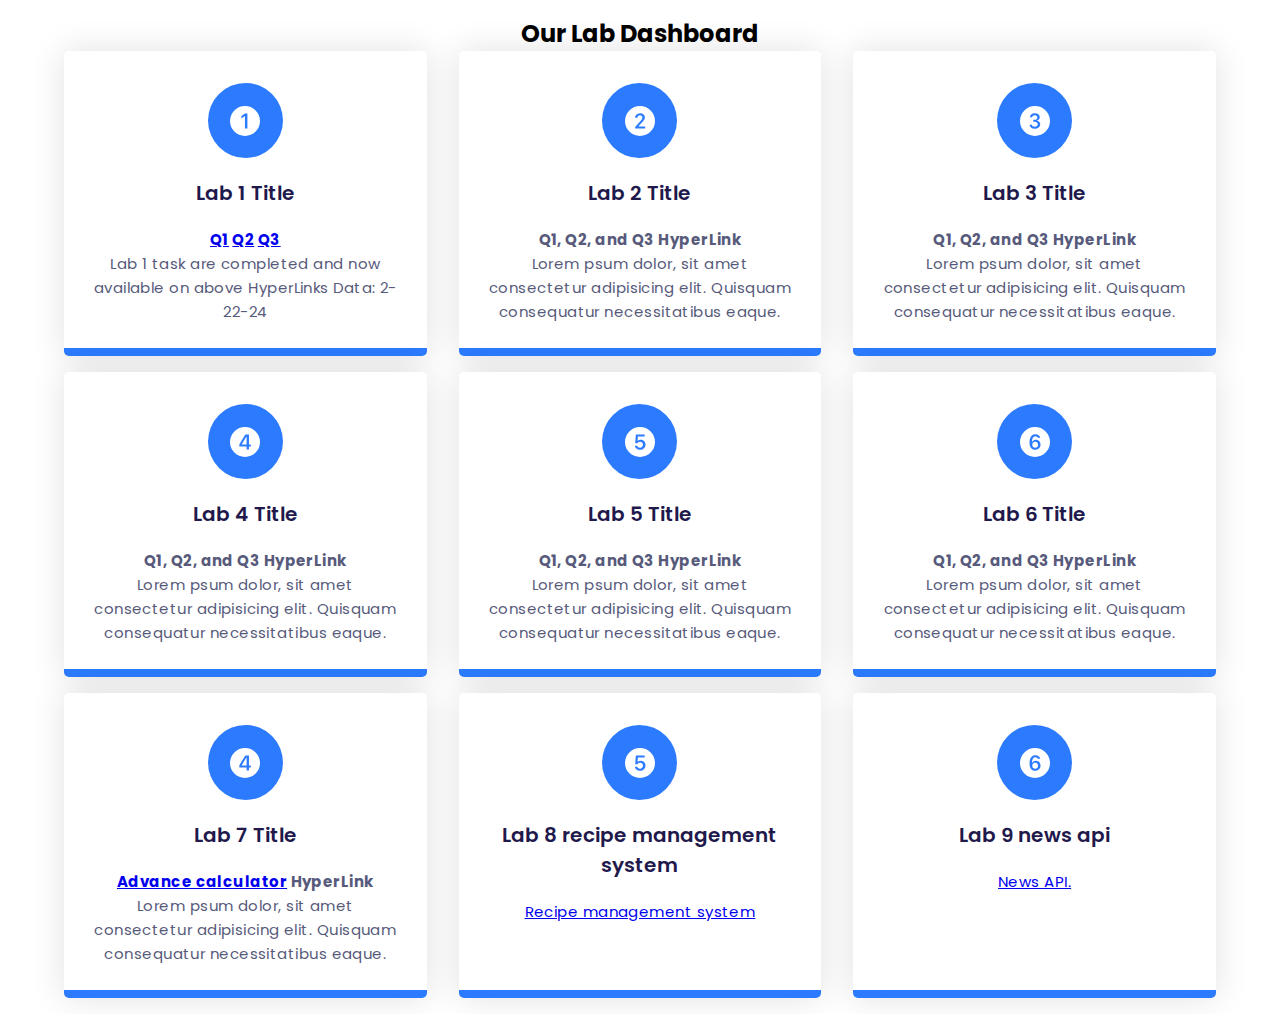
<file: index.html>
<!DOCTYPE html>
<html lang="en">

<head>
  <meta name="viewport" content="width=device-width, initial-scale=1.0" />
  <title>Responsive Services Section</title>
  <!-- Font Awesome CDN-->
  <link rel="stylesheet" href="https://cdnjs.cloudflare.com/ajax/libs/font-awesome/6.0.0-beta3/css/all.min.css" />
  <!-- Google Font -->
  <link href="https://fonts.googleapis.com/css2?family=Poppins:wght@400;500;600&display=swap" rel="stylesheet" />
  <!-- Stylesheet -->
  <link rel="stylesheet" href="style.css" />
</head>

<body>
  <section>
    <div class="row">
      <h2 class="section-heading">Our Lab Dashboard</h2>
    </div>
    <div class="row">

      <!-- Lab 1 -->
      <div class="column">
        <div class="card">
          <div class="icon-wrapper">
            <svg xmlns="http://www.w3.org/2000/svg" width="30" height="30" fill="currentColor"
              class="bi bi-1-circle-fill" viewBox="0 0 16 16">
              <path
                d="M16 8A8 8 0 1 1 0 8a8 8 0 0 1 16 0M9.283 4.002H7.971L6.072 5.385v1.271l1.834-1.318h.065V12h1.312z" />
            </svg>
          </div>
          <h3>Lab 1 Title</h3>
          <p>
             <b>
               <a href="../lab1/index.html">Q1</a>
               <a href="../lab1/task2.html">Q2</a>
               <a href="../lab1/task3.html">Q3</a>
              </b><br>Lab 1 task are completed and now available on above HyperLinks Data: 2-22-24
          </p>
        </div>
      </div>

      <!-- Lab 2 -->
      <div class="column">
        <div class="card">
          <div class="icon-wrapper">
            <svg xmlns="http://www.w3.org/2000/svg" width="30" height="30" fill="currentColor" class="bi bi-2-circle-fill" viewBox="0 0 16 16">
              <path d="M16 8A8 8 0 1 1 0 8a8 8 0 0 1 16 0M6.646 6.24c0-.691.493-1.306 1.336-1.306.756 0 1.313.492 1.313 1.236 0 .697-.469 1.23-.902 1.705l-2.971 3.293V12h5.344v-1.107H7.268v-.077l1.974-2.22.096-.107c.688-.763 1.287-1.428 1.287-2.43 0-1.266-1.031-2.215-2.613-2.215-1.758 0-2.637 1.19-2.637 2.402v.065h1.271v-.07Z"/>
            </svg>
          </div>
          <h3>Lab 2 Title</h3>
          <p>
             <b>Q1, Q2, and Q3 HyperLink</b><br>Lorem psum dolor, sit amet consectetur adipisicing elit. Quisquam
            consequatur necessitatibus eaque.
          </p>
        </div>
      </div>

      <!-- Lab 3 -->
      <div class="column">
        <div class="card">
          <div class="icon-wrapper">
            <svg xmlns="http://www.w3.org/2000/svg" width="30" height="30" fill="currentColor" class="bi bi-3-circle-fill" viewBox="0 0 16 16">
              <path d="M16 8A8 8 0 1 1 0 8a8 8 0 0 1 16 0m-8.082.414c.92 0 1.535.54 1.541 1.318.012.791-.615 1.36-1.588 1.354-.861-.006-1.482-.469-1.54-1.066H5.104c.047 1.177 1.05 2.144 2.754 2.144 1.653 0 2.954-.937 2.93-2.396-.023-1.278-1.031-1.846-1.734-1.916v-.07c.597-.1 1.505-.739 1.482-1.876-.03-1.177-1.043-2.074-2.637-2.062-1.675.006-2.59.984-2.625 2.12h1.248c.036-.556.557-1.054 1.348-1.054.785 0 1.348.486 1.348 1.195.006.715-.563 1.237-1.342 1.237h-.838v1.072h.879Z"/>
            </svg>
          </div>
          <h3>Lab 3 Title</h3>
          <p>
             <b>Q1, Q2, and Q3 HyperLink</b><br>Lorem psum dolor, sit amet consectetur adipisicing elit. Quisquam
            consequatur necessitatibus eaque.
          </p>
        </div>
      </div>

      <!-- Lab 4 -->
      <div class="column">
        <div class="card">
          <div class="icon-wrapper">
            <svg xmlns="http://www.w3.org/2000/svg" width="30" height="30" fill="currentColor" class="bi bi-4-circle-fill" viewBox="0 0 16 16">
              <path d="M16 8A8 8 0 1 1 0 8a8 8 0 0 1 16 0M7.519 5.057c-.886 1.418-1.772 2.838-2.542 4.265v1.12H8.85V12h1.26v-1.559h1.007V9.334H10.11V4.002H8.176zM6.225 9.281v.053H8.85V5.063h-.065c-.867 1.33-1.787 2.806-2.56 4.218"/>
            </svg>
          </div>
          <h3>Lab 4 Title</h3>
          <p>
             <b>Q1, Q2, and Q3 HyperLink</b><br>Lorem psum dolor, sit amet consectetur adipisicing elit. Quisquam
            consequatur necessitatibus eaque.
          </p>
        </div>
      </div>

      <!-- Lab 5 -->
      <div class="column">
        <div class="card">
          <div class="icon-wrapper">
            <svg xmlns="http://www.w3.org/2000/svg" width="30" height="30" fill="currentColor" class="bi bi-5-circle-fill" viewBox="0 0 16 16">
              <path d="M16 8A8 8 0 1 1 0 8a8 8 0 0 1 16 0m-8.006 4.158c1.74 0 2.924-1.119 2.924-2.806 0-1.641-1.178-2.584-2.56-2.584-.897 0-1.442.421-1.612.68h-.064l.193-2.344h3.621V4.002H5.791L5.445 8.63h1.149c.193-.358.668-.809 1.435-.809.85 0 1.582.604 1.582 1.57 0 1.085-.779 1.682-1.57 1.682-.697 0-1.389-.31-1.53-1.031H5.276c.065 1.213 1.149 2.115 2.72 2.115Z"/>
            </svg>
          </div>
          <h3>Lab 5 Title</h3>
          <p>
             <b>Q1, Q2, and Q3 HyperLink</b><br>Lorem psum dolor, sit amet consectetur adipisicing elit. Quisquam
            consequatur necessitatibus eaque.
          </p>
        </div>
      </div>

      <!-- Lab 6 -->
      <div class="column">
        <div class="card">
          <div class="icon-wrapper">
            <svg xmlns="http://www.w3.org/2000/svg" width="30" height="30" fill="currentColor" class="bi bi-6-circle-fill" viewBox="0 0 16 16">
              <path d="M16 8A8 8 0 1 1 0 8a8 8 0 0 1 16 0M8.21 3.855c-1.868 0-3.116 1.395-3.116 4.407 0 1.183.228 2.039.597 2.642.569.926 1.477 1.254 2.409 1.254 1.629 0 2.847-1.013 2.847-2.783 0-1.676-1.254-2.555-2.508-2.555-1.125 0-1.752.61-1.98 1.155h-.082c-.012-1.946.727-3.036 1.805-3.036.802 0 1.213.457 1.312.815h1.29c-.06-.908-.962-1.899-2.573-1.899Zm-.099 4.008c-.92 0-1.564.65-1.564 1.576 0 1.032.703 1.635 1.558 1.635.868 0 1.553-.533 1.553-1.629 0-1.06-.744-1.582-1.547-1.582"/>
            </svg>
          </div>
          <h3>Lab 6 Title</h3>
          <p>
             <b>Q1, Q2, and Q3 HyperLink</b><br>Lorem psum dolor, sit amet consectetur adipisicing elit. Quisquam
            consequatur necessitatibus eaque.
          </p>
        </div>
      </div>

      <!-- Lab 7 -->
      <div class="column">
        <div class="card">
          <div class="icon-wrapper">
            <svg xmlns="http://www.w3.org/2000/svg" width="30" height="30" fill="currentColor" class="bi bi-4-circle-fill" viewBox="0 0 16 16">
              <path d="M16 8A8 8 0 1 1 0 8a8 8 0 0 1 16 0M7.519 5.057c-.886 1.418-1.772 2.838-2.542 4.265v1.12H8.85V12h1.26v-1.559h1.007V9.334H10.11V4.002H8.176zM6.225 9.281v.053H8.85V5.063h-.065c-.867 1.33-1.787 2.806-2.56 4.218"/>
            </svg>
          </div>
          <h3>Lab 7 Title</h3>
          <p>
             <b><a href="../lasb-calculater/index.html">Advance calculator</a>  HyperLink</b><br>Lorem psum dolor, sit amet consectetur adipisicing elit. Quisquam
            consequatur necessitatibus eaque.
          </p>
        </div>
      </div>

      <!-- Lab 8 -->
      <div class="column">
        <div class="card">
          <div class="icon-wrapper">
            <svg xmlns="http://www.w3.org/2000/svg" width="30" height="30" fill="currentColor" class="bi bi-5-circle-fill" viewBox="0 0 16 16">
              <path d="M16 8A8 8 0 1 1 0 8a8 8 0 0 1 16 0m-8.006 4.158c1.74 0 2.924-1.119 2.924-2.806 0-1.641-1.178-2.584-2.56-2.584-.897 0-1.442.421-1.612.68h-.064l.193-2.344h3.621V4.002H5.791L5.445 8.63h1.149c.193-.358.668-.809 1.435-.809.85 0 1.582.604 1.582 1.57 0 1.085-.779 1.682-1.57 1.682-.697 0-1.389-.31-1.53-1.031H5.276c.065 1.213 1.149 2.115 2.72 2.115Z"/>
            </svg>
          </div>
          <h3>Lab 8 recipe management system</h3>
          <p>
             <a href="../lab8/index.html">Recipe management system</a>
          </p>
        </div>
      </div>

      <!-- Lab 9 -->
      <div class="column">
        <div class="card">
          <div class="icon-wrapper">
            <svg xmlns="http://www.w3.org/2000/svg" width="30" height="30" fill="currentColor" class="bi bi-6-circle-fill" viewBox="0 0 16 16">
              <path d="M16 8A8 8 0 1 1 0 8a8 8 0 0 1 16 0M8.21 3.855c-1.868 0-3.116 1.395-3.116 4.407 0 1.183.228 2.039.597 2.642.569.926 1.477 1.254 2.409 1.254 1.629 0 2.847-1.013 2.847-2.783 0-1.676-1.254-2.555-2.508-2.555-1.125 0-1.752.61-1.98 1.155h-.082c-.012-1.946.727-3.036 1.805-3.036.802 0 1.213.457 1.312.815h1.29c-.06-.908-.962-1.899-2.573-1.899Zm-.099 4.008c-.92 0-1.564.65-1.564 1.576 0 1.032.703 1.635 1.558 1.635.868 0 1.553-.533 1.553-1.629 0-1.06-.744-1.582-1.547-1.582"/>
            </svg>
          </div>
          <h3>Lab 9 news api</h3>
          <p>
             <a href="../lab9/index.html">News API. </a>
          </p>
        </div>
      </div>
      

      
    </div>
  </section>
</body>

</html>
</file>
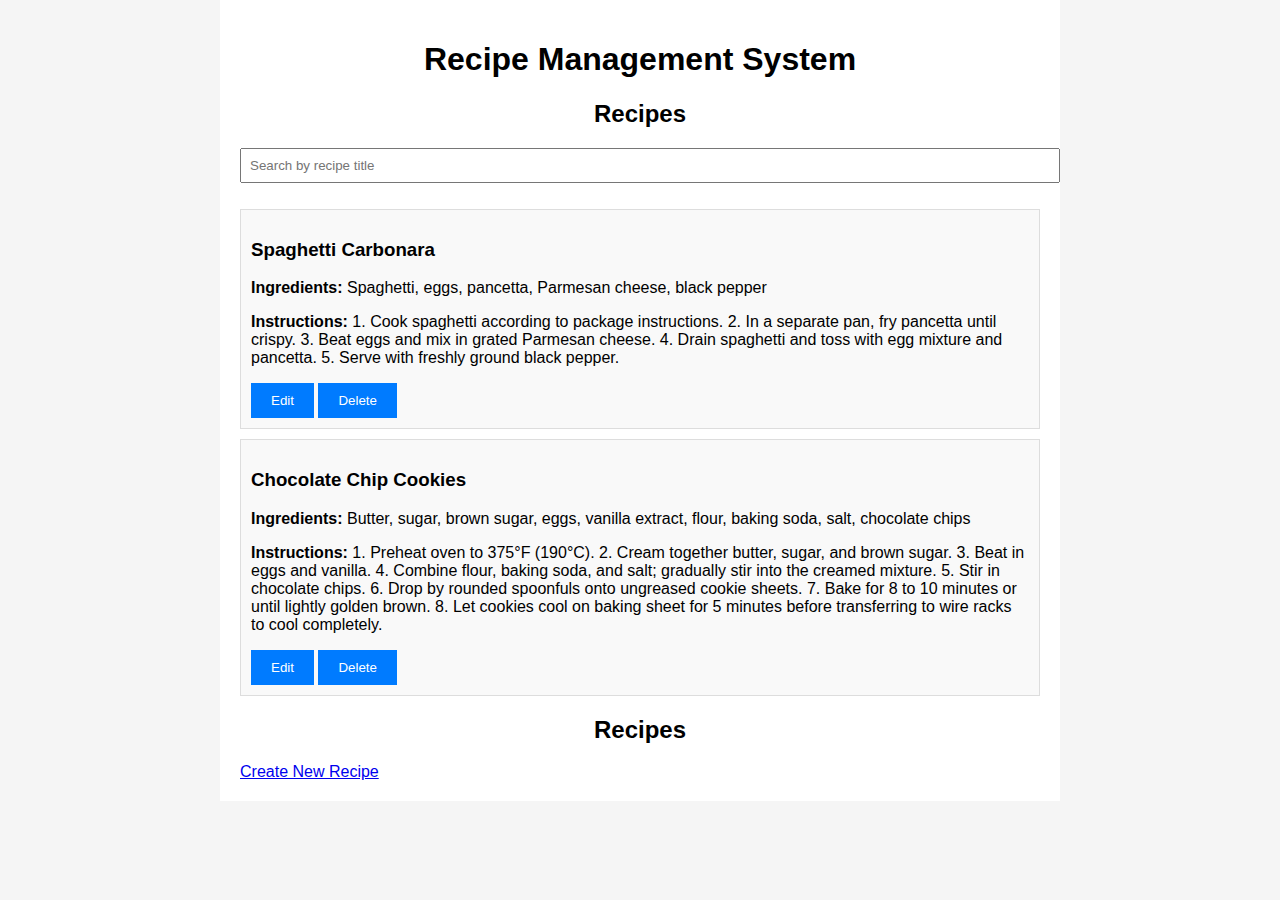
<file: lab8/index.html>
<!DOCTYPE html>
<html lang="en">
<head>
    <meta charset="UTF-8">
    <meta name="viewport" content="width=device-width, initial-scale=1.0">
    <title>Recipe Management System</title>
    <link rel="stylesheet" href="styles.css">
</head>
<body>
    <div class="container">
        <h1>Recipe Management System</h1>
        <div id="recipeList">
    <h2>Recipes</h2>
    <input type="text" id="searchInput" placeholder="Search by recipe title">
    <ul id="recipes"></ul>
</div>

        <div id="recipeList">
            <!-- Display list of existing recipes -->
            <h2>Recipes</h2>
            <ul id="recipes"></ul>
        </div>
        <a href="create.html">Create New Recipe</a>
    </div>
    <script src="script.js"></script>
</body>
</html>
</file>
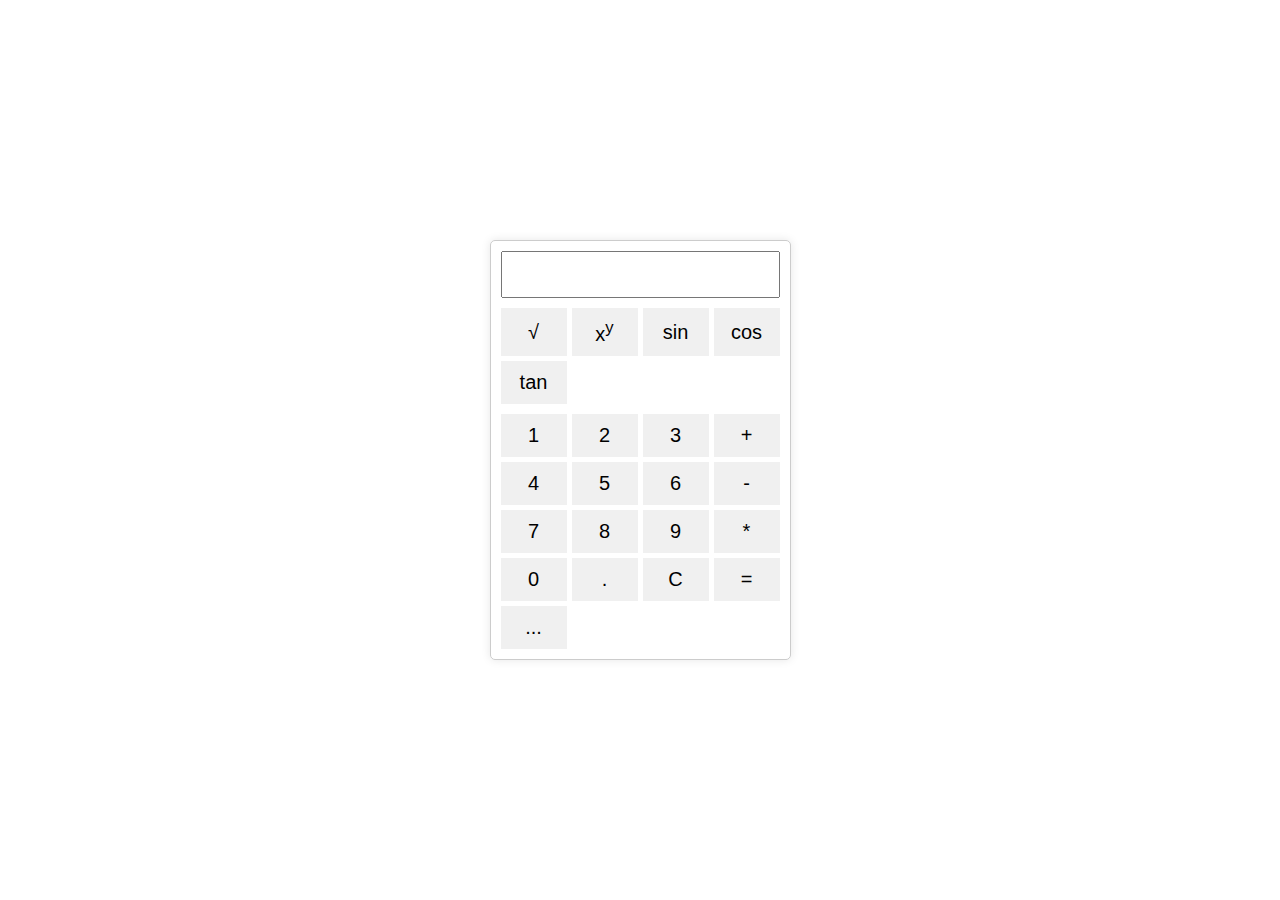
<file: lasb-calculater/index.html>
<!DOCTYPE html>
<html lang="en">
  <head>
    <meta charset="UTF-8" />
    <meta name="viewport" content="width=device-width, initial-scale=1.0" />
    <title>Web Calculator</title>
    <link rel="stylesheet" href="styles.css" />
  </head>
  <body>
    <div class="calculator container" id="calculator">
      <input type="text" id="result" readonly />
      <div id="scientific-operations" class="scientific-operations buttons">
        <button onclick="calculateSquareRoot()">√</button>
        <button onclick="calculatePower()">x<sup>y</sup></button>
        <button onclick="calculateSin()">sin</button>
        <button onclick="calculateCos()">cos</button>
        <button onclick="calculateTan()">tan</button>
      </div>
      <div class="buttons">
        <button onclick="appendToResult('1')">1</button>
        <button onclick="appendToResult('2')">2</button>
        <button onclick="appendToResult('3')">3</button>
        <button onclick="appendToResult('+')">+</button>
        <button onclick="appendToResult('4')">4</button>
        <button onclick="appendToResult('5')">5</button>
        <button onclick="appendToResult('6')">6</button>
        <button onclick="appendToResult('-')">-</button>
        <button onclick="appendToResult('7')">7</button>
        <button onclick="appendToResult('8')">8</button>
        <button onclick="appendToResult('9')">9</button>
        <button onclick="appendToResult('*')">*</button>
        <button onclick="appendToResult('0')">0</button>
        <button onclick="appendToResult('.')">.</button>
        <button onclick="clearResult()">C</button>
        <button onclick="calculate()">=</button>
        <button class="menu-btn" onclick="toggleMenu()">...</button>
      </div>
     
    </div>
    <div id="converter" class="converter container">
      <div>
        <h2>Unit Conversion Calculator</h2>
      <label for="value">Value:</label>
      <input type="number" id="value" placeholder="Enter value" />
      </div>

      <div>
        <label for="from">From:</label>
      <select id="from">
        <option value="cm">Centimeter (cm)</option>
        <option value="m">Meter (m)</option>
        <option value="km">Kilometer (km)</option>
        <option value="inch">Inch (inch)</option>
        <option value="ft">Foot (ft)</option>
        <option value="yd">Yard (yd)</option>
      </select>
      </div>

      <div>
        <label for="to">To:</label>
      <select id="to">
        <option value="cm">Centimeter (cm)</option>
        <option value="m">Meter (m)</option>
        <option value="km">Kilometer (km)</option>
        <option value="inch">Inch (inch)</option>
        <option value="ft">Foot (ft)</option>
        <option value="yd">Yard (yd)</option>
      </select>
      </div>

      <button onclick="convert()">Convert</button>

      <p id="convert-result" style="text-align: center;"></p>
      <button class="menu-btn" onclick="toggleMenu()">...</button>
    </div>
    <!-- Add this section after the calculator and unit converter sections -->
<div id="currency-converter" class="currency-converter container">
  <div>
    <h2>Currency Converter</h2>
    <div>
      <label for="amount">Amount:</label>
      <input type="number" id="amount" placeholder="Enter amount" />
    </div>
    <div>
      <label for="fromCurrency">From Currency:</label>
      <select id="fromCurrency">
        <option value="USD">USD</option>
        <option value="EUR">EUR</option>
        <!-- Add more options as needed -->
      </select>
    </div>
    <div>
      <label for="toCurrency">To Currency:</label>
      <select id="toCurrency">
        <option value="USD">USD</option>
        <option value="EUR">EUR</option>
        <!-- Add more options as needed -->
      </select>
    </div>
    <button onclick="convertCurrency()">Convert</button>
    <p id="currency-result" style="text-align: center;"></p>
  </div>
  <button class="menu-btn" onclick="toggleMenu()">...</button>
</div>

     <div id="submenu" class="submenu">
        <button onclick="toggleSimpleMode()">Simple Arithmetic</button>
        <button onclick="toggleScientificMode()">Scientific Mode</button>
        <button onclick="toggleUnitConversion()">Unit Conversion</button>
        <button onclick="toggleCurrencyConversion()">
          Currency Conversion
        </button>
      </div>
    <script src="script.js"></script>
  </body>
</html>
</file>
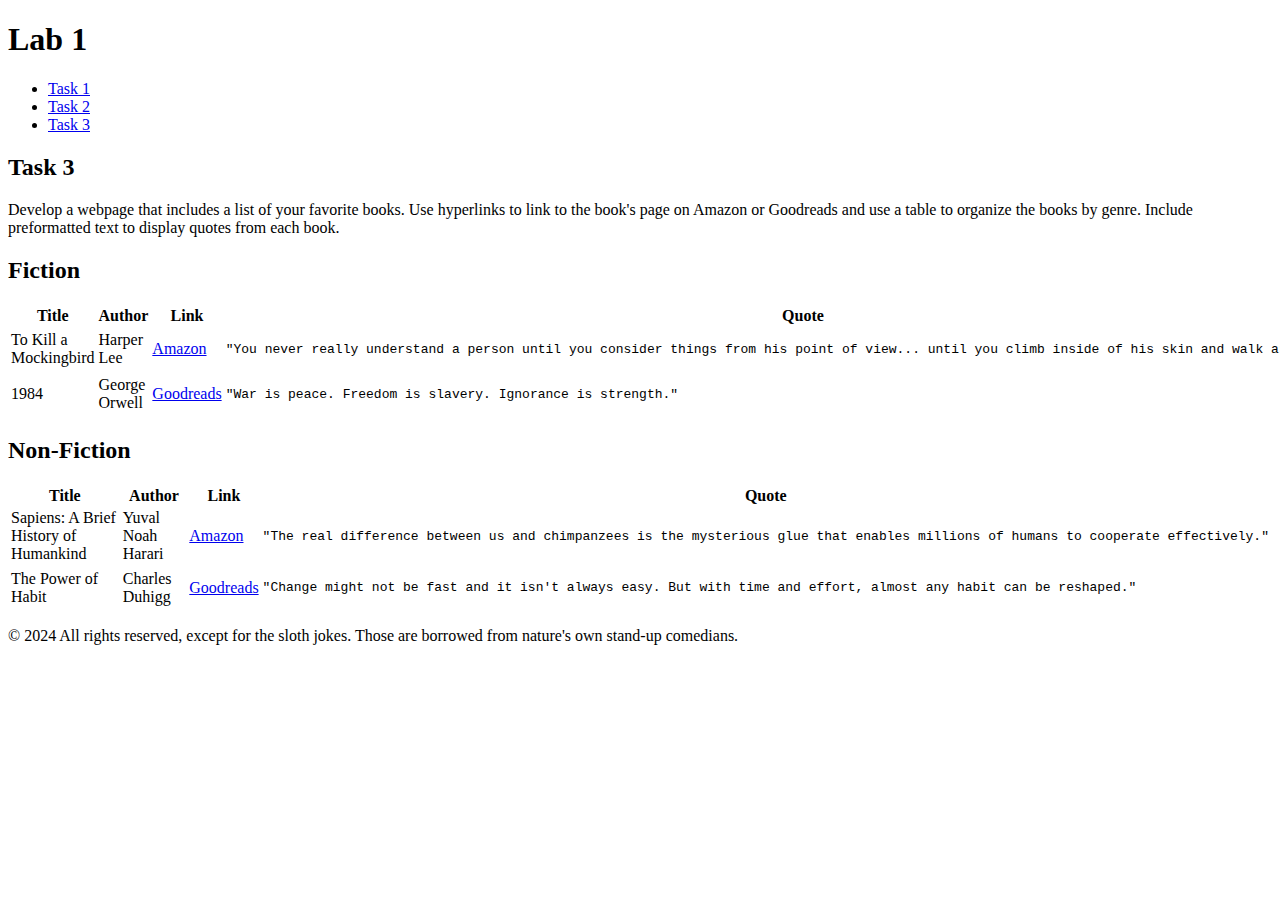
<file: lab1/task3.html>
<!DOCTYPE html>
<html lang="en">
<head>
    <meta charset="UTF-8">
    <meta name="viewport" content="width=device-width, initial-scale=1.0">
    <title>My Website - Home</title>
    <link rel="stylesheet" href="styles.css">
</head>
<body>
    <header>
        <h1>Lab 1</h1>
        <nav>
            <ul>
                <li><a href="index.html">Task 1</a></li>
                <li><a href="task2.html">Task 2</a></li>
                <li><a href="task3.html">Task 3</a></li>
            </ul>
        </nav>
    </header>

    <main>
        <section>
            <h2>Task 3 </h2>
            <p>Develop a webpage that includes a list of your favorite books. Use hyperlinks to link to the book's page on Amazon or Goodreads and use a table to organize the books by genre. Include preformatted text to display quotes from each book.
            </p>
        </section>
                 <section>
            <h2>Fiction</h2>
            <table>
                <tr>
                    <th>Title</th>
                    <th>Author</th>
                    <th>Link</th>
                    <th>Quote</th>
                </tr>
                <tr>
                    <td>To Kill a Mockingbird</td>
                    <td>Harper Lee</td>
                    <td><a href="https://www.amazon.com/To-Kill-Mockingbird-Harper-Lee/dp/0061120081" target="_blank">Amazon</a></td>
                    <td><pre>"You never really understand a person until you consider things from his point of view... until you climb inside of his skin and walk around in it."</pre></td>
                </tr>
                <tr>
                    <td>1984</td>
                    <td>George Orwell</td>
                    <td><a href="https://www.goodreads.com/book/show/40961427-1984" target="_blank">Goodreads</a></td>
                    <td><pre>"War is peace. Freedom is slavery. Ignorance is strength."</pre></td>
                </tr>
            </table>
        </section>

        <section>
            <h2>Non-Fiction</h2>
            <table>
                <tr>
                    <th>Title</th>
                    <th>Author</th>
                    <th>Link</th>
                    <th>Quote</th>
                </tr>
                <tr>
                    <td>Sapiens: A Brief History of Humankind</td>
                    <td>Yuval Noah Harari</td>
                    <td><a href="https://www.amazon.com/Sapiens-Humankind-Yuval-Noah-Harari/dp/0062316095" target="_blank">Amazon</a></td>
                    <td><pre>"The real difference between us and chimpanzees is the mysterious glue that enables millions of humans to cooperate effectively."</pre></td>
                </tr>
                <tr>
                    <td>The Power of Habit</td>
                    <td>Charles Duhigg</td>
                    <td><a href="https://www.goodreads.com/book/show/12609433-the-power-of-habit" target="_blank">Goodreads</a></td>
                    <td><pre>"Change might not be fast and it isn't always easy. But with time and effort, almost any habit can be reshaped."</pre></td>
                </tr>
            </table>
        </section>
    </main>

    <footer>
         <p>&copy; 2024 All rights reserved, except for the sloth jokes. Those are borrowed from nature's own stand-up comedians.</p>
    </footer>
</body>
</html>
</file>
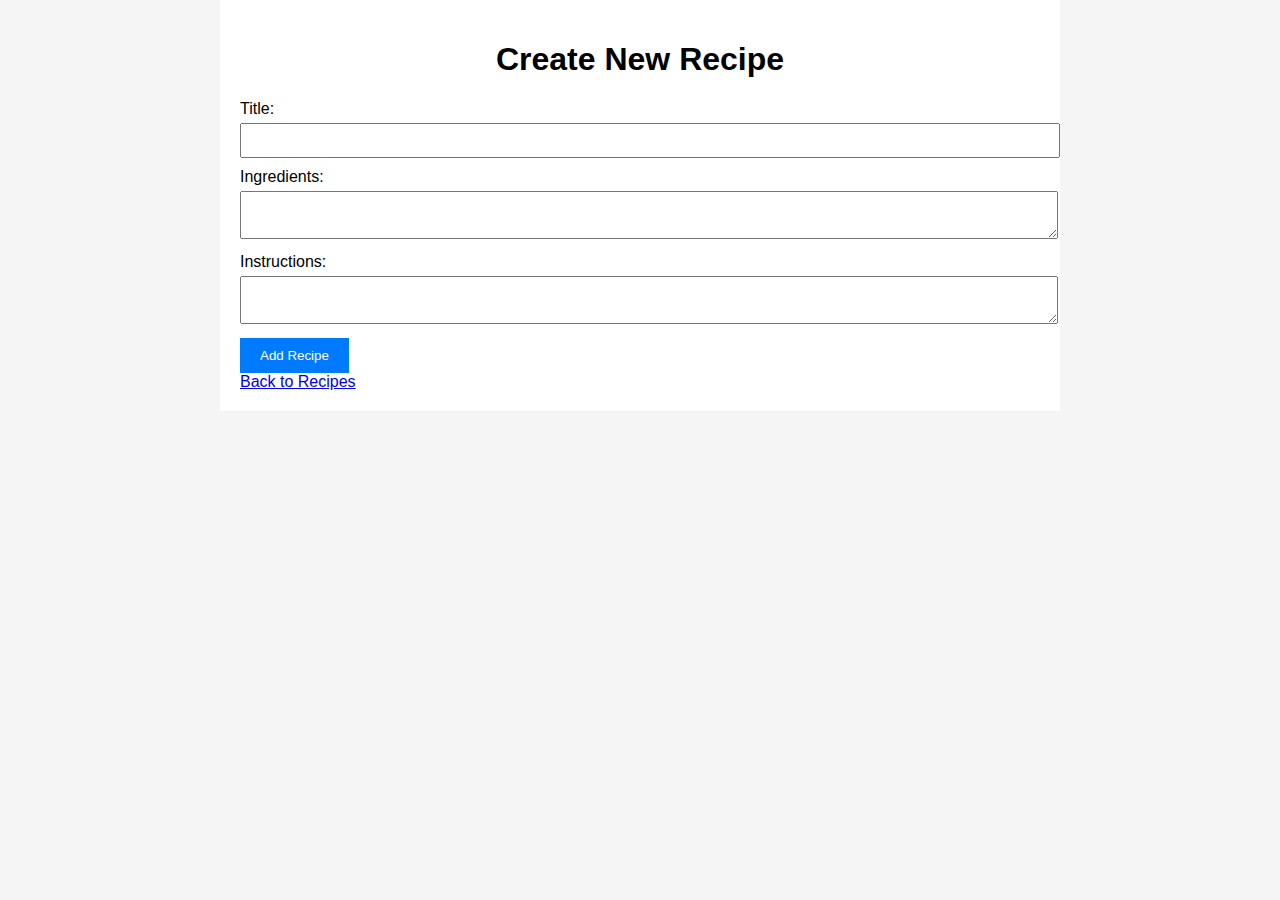
<file: lab8/create.html>
<!DOCTYPE html>
<html lang="en">
<head>
    <meta charset="UTF-8">
    <meta name="viewport" content="width=device-width, initial-scale=1.0">
    <title>Create New Recipe</title>
    <link rel="stylesheet" href="styles.css">
</head>
<body id="createFormPage">
    <div class="container">
        <h1>Create New Recipe</h1>
        <div id="recipeForm">
            <!-- Form for adding new recipe -->
            <form id="addRecipeForm">
                <label for="title">Title:</label>
                <input type="text" id="title" required>
                <label for="ingredients">Ingredients:</label>
                <textarea id="ingredients" required></textarea>
                <label for="instructions">Instructions:</label>
                <textarea id="instructions" required></textarea>
                <button type="submit">Add Recipe</button>
            </form>
        </div>
        <a href="index.html">Back to Recipes</a>
    </div>
    <script src="script.js"></script>
</body>
</html>
</file>
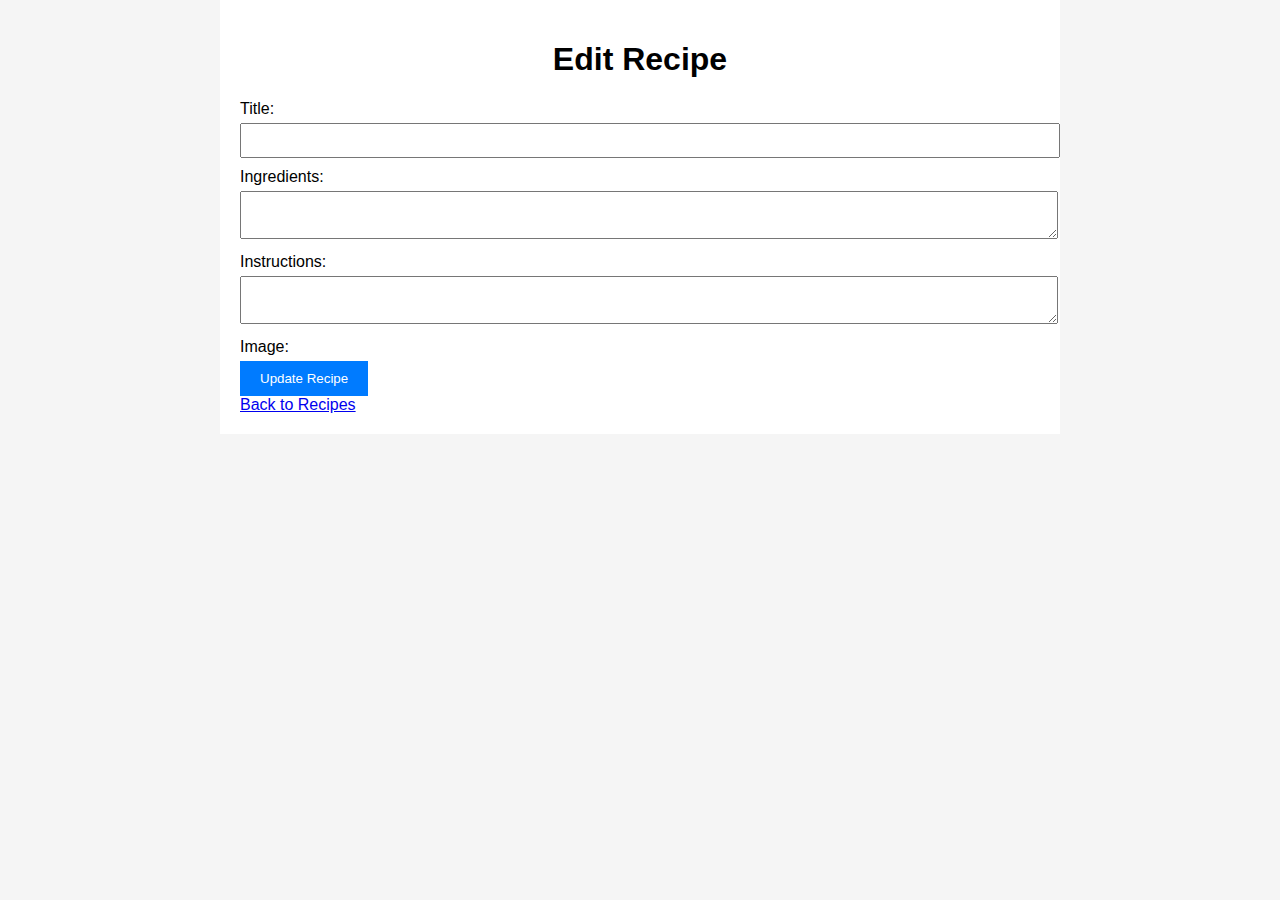
<file: lab8/edit.html>
<!DOCTYPE html>
<html lang="en">
<head>
    <meta charset="UTF-8">
    <meta name="viewport" content="width=device-width, initial-scale=1.0">
    <title>Edit Recipe</title>
    <link rel="stylesheet" href="styles.css">
</head>
<body>
    <div class="container">
        <h1>Edit Recipe</h1>
        <div id="recipeForm">
            <!-- Form for editing the recipe -->
            <form id="editRecipeForm">
                <label for="title">Title:</label>
                <input type="text" id="title" required>
                <label for="ingredients">Ingredients:</label>
                <textarea id="ingredients" required></textarea>
                <label for="instructions">Instructions:</label>
                <textarea id="instructions" required></textarea>
                <label for="image">Image:</label>
                <button type="submit">Update Recipe</button>
            </form>
        </div>
        <a href="index.html">Back to Recipes</a>
    </div>
    <script src="edit.js"></script>
</body>
</html>
</file>
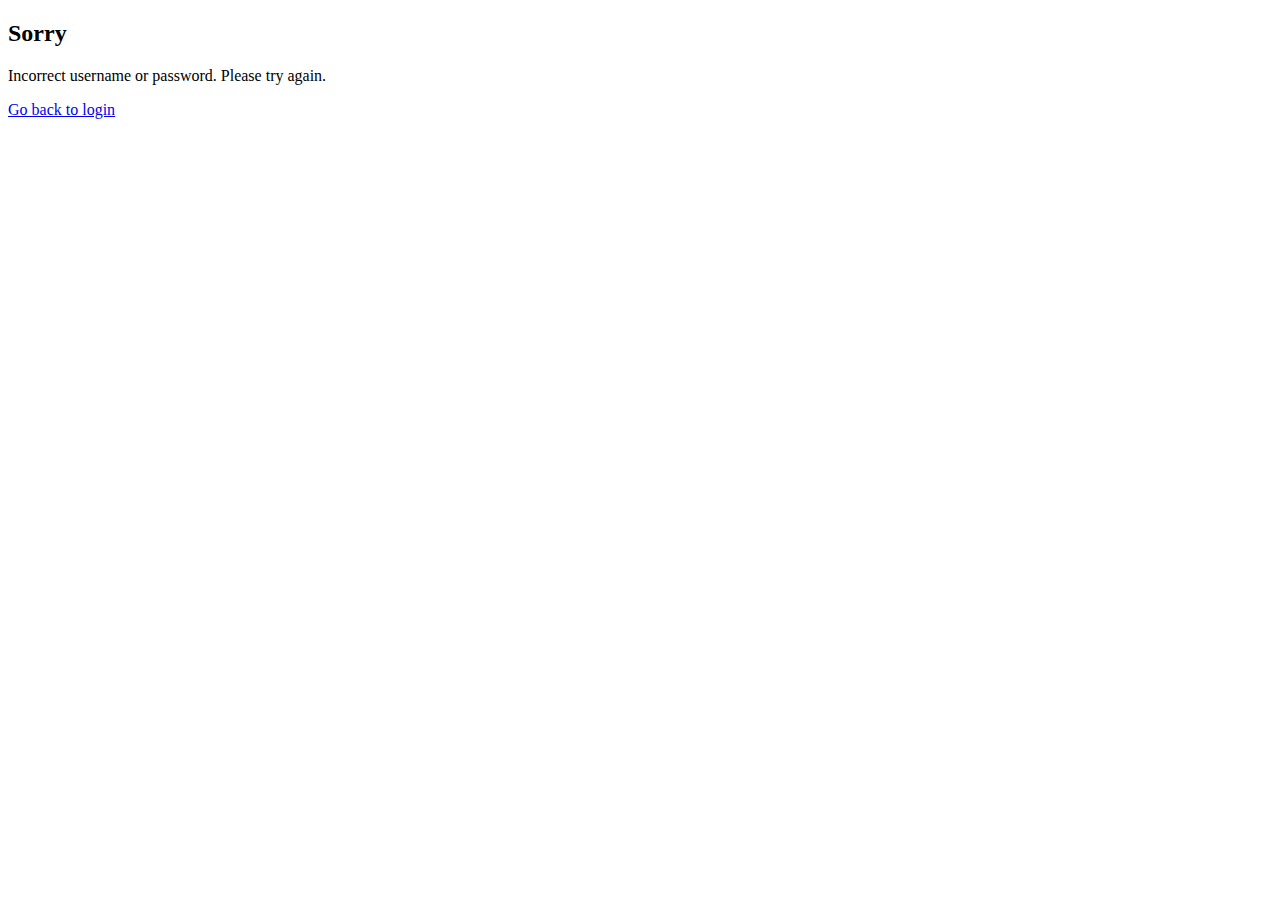
<file: lab10/login/sorry.html>
<!DOCTYPE html>
<html lang="en">
<head>
    <meta charset="UTF-8">
    <meta name="viewport" content="width=device-width, initial-scale=1.0">
    <title>Sorry</title>
</head>
<body>
    <h2>Sorry</h2>
    <p>Incorrect username or password. Please try again.</p>
    <a href="index.php">Go back to login</a>
</body>
</html>
</file>
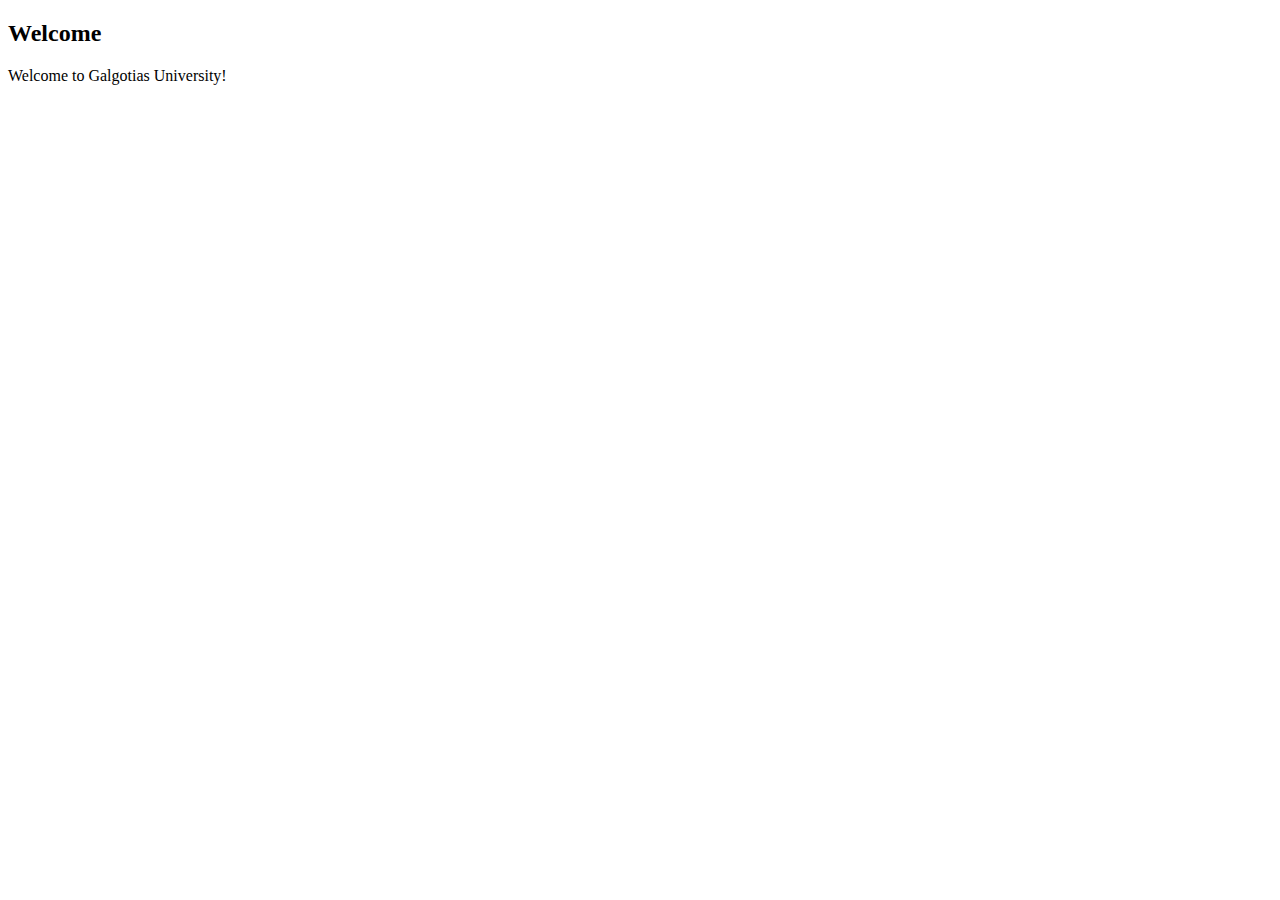
<file: lab10/login/welcome.html>
<!DOCTYPE html>
<html lang="en">
<head>
    <meta charset="UTF-8">
    <meta name="viewport" content="width=device-width, initial-scale=1.0">
    <title>Welcome</title>
</head>
<body>
    <h2>Welcome</h2>
    <p>Welcome to Galgotias University!</p>
</body>
</html>
</file>
<file: style.css>
* {
  padding: 0;
  margin: 0;
  box-sizing: border-box;
  font-family: "Poppins", sans-serif;
}
section {
  height: 100vh;
  width: 100%;
  display: grid;
  place-items: center;
}
.row {
  display: flex;
  flex-wrap: wrap;
}
.column {
  width: 100%;
  padding: 0 1em 1em 1em;
  text-align: center;
}
.card {
  width: 100%;
  height: 100%;
  padding: 2em 1.5em;
  background: linear-gradient(#ffffff 50%, #2c7bfe 50%);
  background-size: 100% 200%;
  background-position: 0 2.5%;
  border-radius: 5px;
  box-shadow: 0 0 35px rgba(0, 0, 0, 0.12);
  cursor: pointer;
  transition: 0.5s;
}
h3 {
  font-size: 20px;
  font-weight: 600;
  color: #1f194c;
  margin: 1em 0;
}
p {
  color: #575a7b;
  font-size: 15px;
  line-height: 1.6;
  letter-spacing: 0.03em;
}
.icon-wrapper {
  background-color: #2c7bfe;
  position: relative;
  margin: auto;
  font-size: 30px;
  height: 2.5em;
  width: 2.5em;
  color: #ffffff;
  border-radius: 50%;
  display: grid;
  place-items: center;
  transition: 0.5s;
}
.card:hover {
  background-position: 0 100%;
}
.card:hover .icon-wrapper {
  background-color: #ffffff;
  color: #2c7bfe;
}
.card:hover h3 {
  color: #ffffff;
}
.card:hover p {
  color: #f0f0f0;
}
@media screen and (min-width: 768px) {
  section {
    padding: 0 2em;
  }
  .column {
    flex: 0 50%;
    max-width: 50%;
  }
}
@media screen and (min-width: 992px) {
  section {
    padding: 1em 3em;
  }
  .column {
    flex: 0 0 33.33%;
    max-width: 33.33%;
  }
}
</file>
<file: lab8/styles.css>
body {
  font-family: Arial, sans-serif;
  margin: 0;
  padding: 0;
  background-color: #f5f5f5;
}

.container {
  max-width: 800px;
  margin: 0 auto;
  padding: 20px;
  background-color: #fff;
}

h1,
h2 {
  text-align: center;
}

label {
  display: block;
  margin-bottom: 5px;
}

input[type="text"],
textarea {
  width: 100%;
  padding: 8px;
  margin-bottom: 10px;
}

button {
  padding: 10px 20px;
  background-color: #007bff;
  color: #fff;
  border: none;
  cursor: pointer;
}

button:hover {
  background-color: #0056b3;
}

ul {
  list-style-type: none;
  padding: 0;
}

li {
  border: 1px solid #ddd;
  padding: 10px;
  margin-bottom: 10px;
  background-color: #f9f9f9;
}

li:last-child {
  margin-bottom: 0;
}
</file>
<file: lasb-calculater/styles.css>
body {
    font-family: Arial, sans-serif;
    display: flex;
    justify-content: center;
    align-items: center;
    height: 100vh;
    margin: 0;
}

.container {
    /* width: 300px; */
    border: 1px solid #ccc;
    border-radius: 5px;
    padding: 10px;
    box-shadow: 0 0 10px rgba(0, 0, 0, 0.1);
}

.container input {
    width: fit-content;
    margin-bottom: 10px;
    padding: 10px 5px;
    font-size: 20px;
}

.container .buttons {
    display: grid;
    grid-template-columns: repeat(4, 1fr);
    gap: 5px;
}

.calculator .buttons button {
    padding: 10px;
    font-size: 20px;
    border: none;
    cursor: pointer;
    background-color: #f0f0f0;
}

.calculator .buttons button:hover {
    background-color: #e0e0e0;
}

 .submenu {
    display: none;
    border: 1px solid #ccc;
      border-radius: 5px;
      padding: 10px;
      box-shadow: 0 0 10px rgba(0, 0, 0, 0.1);
    border: 1px solid #ccc;
    border-radius: 5px;
    background-color: #fff;
}

 .submenu button {
    display: block;
    width: 100%;
    padding: 10px;
    border: none;
    cursor: pointer;
    background-color: transparent;
}

.menu-btn {
    width: 100%;
}
.scientific-operations {
  display: none;
  margin-bottom: 10px;
}

/* .scientific-operations button {
  padding: 10px;
  font-size: 16px;
  border: none;
  cursor: pointer;
  background-color: #f0f0f0;
} */

.scientific-operations button:hover {
  background-color: #e0e0e0;
}


.converter{
  display: none;
  align-items: left;
  justify-content: center;
  flex-direction: column;
  gap: 10px;
}

.converter button{
  padding: 5px 2px;
    font-size: 20px;
    border: none;
    cursor: pointer;
    background-color: #f0f0f0;
}


/* Add currency converter styles here */
.currency-converter {
  display: none;
}
.currency-converter input,
.currency-converter select,
.currency-converter button {
  width: 100%;
  padding: 10px;
  font-size: 16px;
  margin-bottom: 10px;
}

.currency-converter button {
  background-color: #007bff;
  color: #fff;
  border: none;
  cursor: pointer;
}

.currency-converter button:hover {
  background-color: #0056b3;
}
</file>
<file: lab1/styles.css>
/* Resetting default margin and padding
* {
  margin: 0;
  padding: 0;
  box-sizing: border-box;
}

body {
  font-family: Arial, sans-serif;
  line-height: 1.6;
}

header {
  background-color: #333;
  color: #fff;
  padding: 20px;
  text-align: center;
}

nav ul {
  list-style: none;
}

nav ul li {
  display: inline;
  margin-right: 20px;
}

nav ul li a {
  color: #fff;
  text-decoration: none;
}

main {
  padding: 20px;
}

footer {
  background-color: #333;
  color: #fff;
  text-align: center;
  padding: 10px 0;
  position: fixed;
  bottom: 0;
  width: 100%;
}


.tiger{
  height: 20rem;
}

section{
  margin-bottom: 5rem;
  padding: 0 3rem;
} */
</file>
